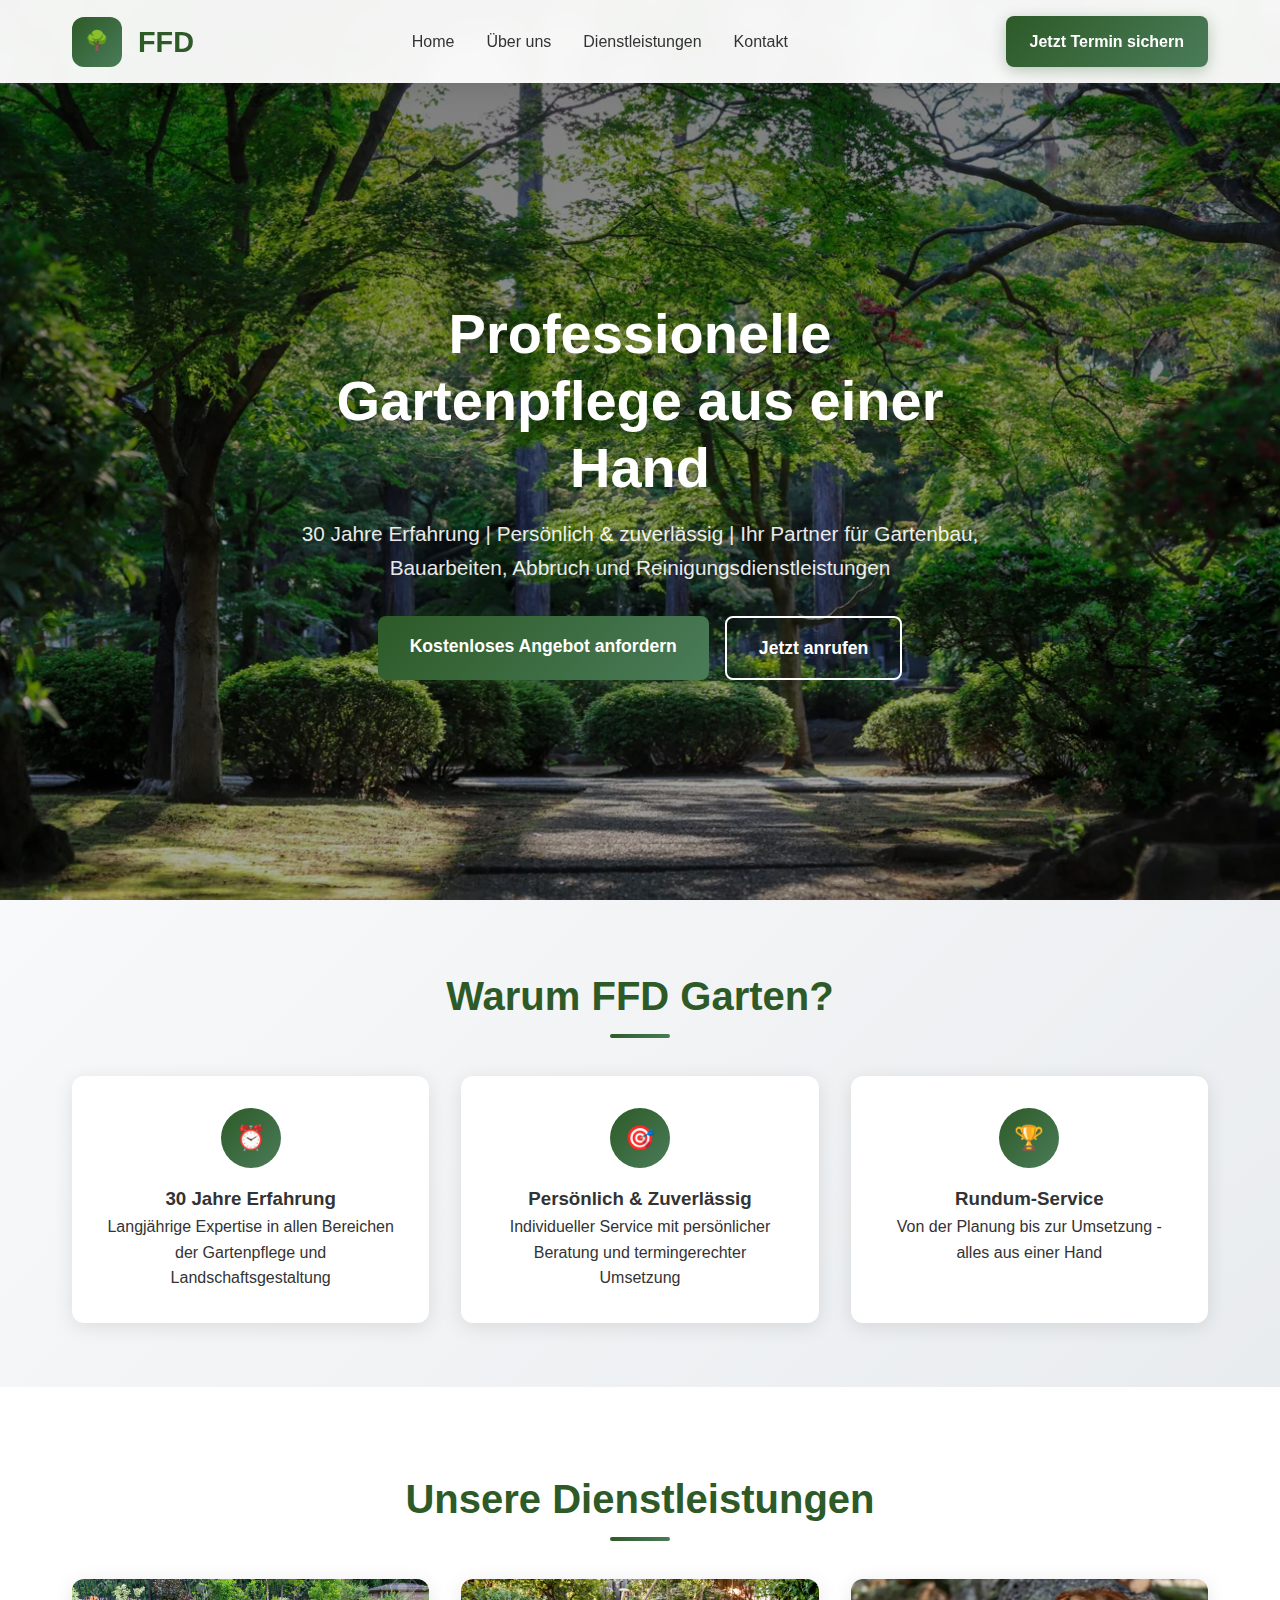
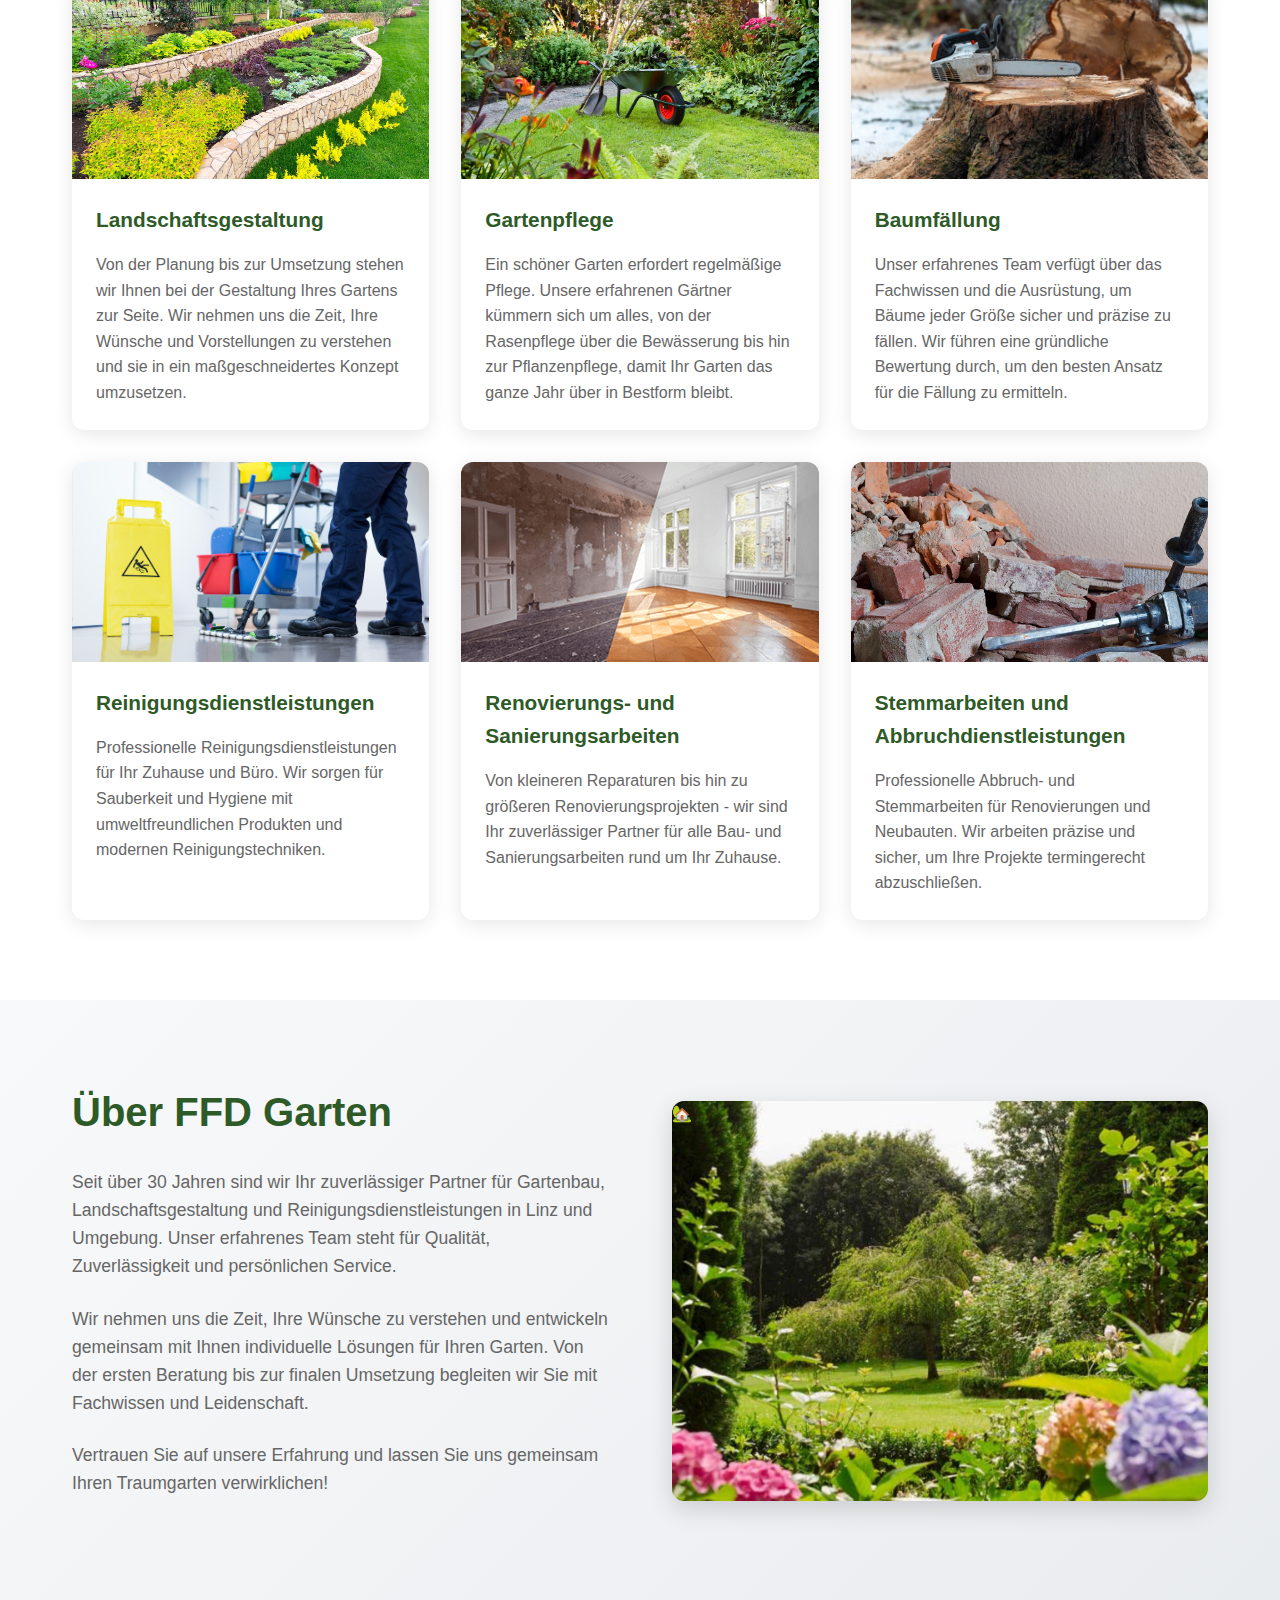
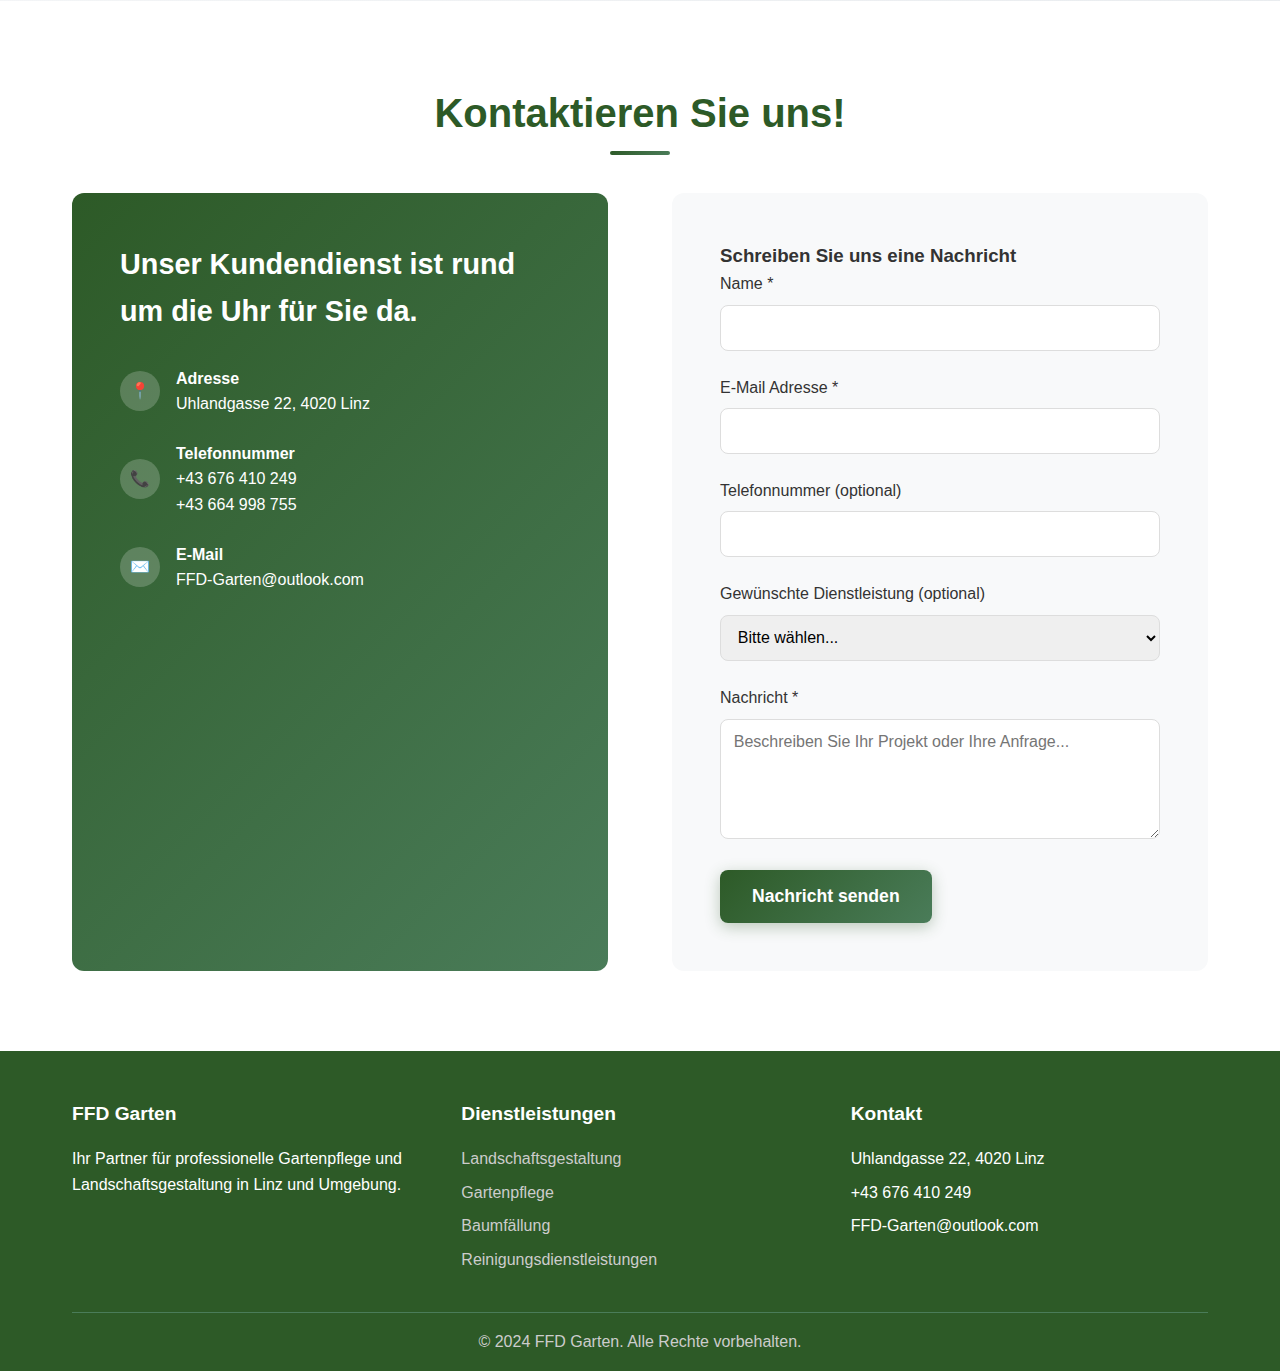
<file: ffd_garten/index.html>
<!DOCTYPE html>
<html lang="de">
<head>
  <meta charset="UTF-8">
  <meta name="viewport" content="width=device-width, initial-scale=1.0">
  <title>FFD Garten - Professionelle Gartenpflege und Gestaltung aus einer Hand</title>
  <meta name="description" content="FFD Garten - Ihr Partner für Gartenbau, Bauarbeiten, Abbruch und Reinigungsdienstleistungen. 30 Jahre Erfahrung in Linz und Umgebung.">
  <link rel="stylesheet" href="style.css">
</head>
<body>
<!-- Header -->
<header>
  <div class="header-content">
    <div class="logo">
      <div class="logo-icon">🌳</div>
      <div class="logo-text">FFD</div>
    </div>

    <!-- Desktop Navigation -->
    <nav class="desktop-nav">
      <ul>
        <li><a href="#home">Home</a></li>
        <li><a href="#about">Über uns</a></li>
        <li><a href="#services">Dienstleistungen</a></li>
        <li><a href="#contact">Kontakt</a></li>
      </ul>
    </nav>

    <!-- Desktop CTA Button -->
    <a href="#contact" class="cta-button desktop-cta">Jetzt Termin sichern</a>

    <!-- Mobile Menu Button -->
    <button class="mobile-menu-btn" onclick="toggleMobileMenu()">
      <span></span>
      <span></span>
      <span></span>
    </button>
  </div>

  <!-- Mobile Navigation -->
  <nav class="mobile-nav" id="mobileNav">
    <ul>
      <li><a href="#home" onclick="closeMobileMenu()">Home</a></li>
      <li><a href="#about" onclick="closeMobileMenu()">Über uns</a></li>
      <li><a href="#services" onclick="closeMobileMenu()">Dienstleistungen</a></li>
      <li><a href="#contact" onclick="closeMobileMenu()">Kontakt</a></li>
    </ul>
    <a href="#contact" class="cta-button mobile-cta" onclick="closeMobileMenu()">Jetzt Termin sichern</a>
  </nav>
</header>

<!-- Hero Section -->
<section id="home" class="hero">
  <div class="hero-content">
    <h1>Professionelle Gartenpflege aus einer Hand</h1>
    <p class="hero-subtitle">30 Jahre Erfahrung | Persönlich & zuverlässig | Ihr Partner für Gartenbau, Bauarbeiten, Abbruch und Reinigungsdienstleistungen</p>
    <div class="hero-buttons">
      <a href="#contact" class="btn-primary">Kostenloses Angebot anfordern</a>
      <a href="tel:+43676410249" class="btn-secondary">Jetzt anrufen</a>
    </div>
  </div>
</section>

<!-- USP Section -->
<section class="usp-section">
  <div class="container">
    <h2 class="section-title">Warum FFD Garten?</h2>
    <div class="usp-grid">
      <div class="usp-card">
        <div class="usp-icon">⏰</div>
        <h3>30 Jahre Erfahrung</h3>
        <p>Langjährige Expertise in allen Bereichen der Gartenpflege und Landschaftsgestaltung</p>
      </div>
      <div class="usp-card">
        <div class="usp-icon">🎯</div>
        <h3>Persönlich & Zuverlässig</h3>
        <p>Individueller Service mit persönlicher Beratung und termingerechter Umsetzung</p>
      </div>
      <div class="usp-card">
        <div class="usp-icon">🏆</div>
        <h3>Rundum-Service</h3>
        <p>Von der Planung bis zur Umsetzung - alles aus einer Hand</p>
      </div>
    </div>
  </div>
</section>

<!-- Services Section -->
<section id="services" class="services-section">
  <div class="container">
    <h2 class="section-title">Unsere Dienstleistungen</h2>
    <div class="services-grid">
      <div class="service-card" data-service="landschaftsgestaltung">
        <div class="service-image"></div>
        <div class="service-content">
          <h3 class="service-title">Landschaftsgestaltung</h3>
          <p class="service-description">Von der Planung bis zur Umsetzung stehen wir Ihnen bei der Gestaltung Ihres Gartens zur Seite. Wir nehmen uns die Zeit, Ihre Wünsche und Vorstellungen zu verstehen und sie in ein maßgeschneidertes Konzept umzusetzen.</p>
        </div>
      </div>
      <div class="service-card" data-service="gartenpflege">
        <div class="service-image"></div>
        <div class="service-content">
          <h3 class="service-title">Gartenpflege</h3>
          <p class="service-description">Ein schöner Garten erfordert regelmäßige Pflege. Unsere erfahrenen Gärtner kümmern sich um alles, von der Rasenpflege über die Bewässerung bis hin zur Pflanzenpflege, damit Ihr Garten das ganze Jahr über in Bestform bleibt.</p>
        </div>
      </div>
      <div class="service-card" data-service="baumfaellung">
        <div class="service-image"></div>
        <div class="service-content">
          <h3 class="service-title">Baumfällung</h3>
          <p class="service-description">Unser erfahrenes Team verfügt über das Fachwissen und die Ausrüstung, um Bäume jeder Größe sicher und präzise zu fällen. Wir führen eine gründliche Bewertung durch, um den besten Ansatz für die Fällung zu ermitteln.</p>
        </div>
      </div>
      <div class="service-card" data-service="reinigung">
        <div class="service-image"></div>
        <div class="service-content">
          <h3 class="service-title">Reinigungsdienstleistungen</h3>
          <p class="service-description">Professionelle Reinigungsdienstleistungen für Ihr Zuhause und Büro. Wir sorgen für Sauberkeit und Hygiene mit umweltfreundlichen Produkten und modernen Reinigungstechniken.</p>
        </div>
      </div>
      <div class="service-card" data-service="renovierung">
        <div class="service-image"></div>
        <div class="service-content">
          <h3 class="service-title">Renovierungs- und Sanierungsarbeiten</h3>
          <p class="service-description">Von kleineren Reparaturen bis hin zu größeren Renovierungsprojekten - wir sind Ihr zuverlässiger Partner für alle Bau- und Sanierungsarbeiten rund um Ihr Zuhause.</p>
        </div>
      </div>
      <div class="service-card" data-service="abbruch">
        <div class="service-image"></div>
        <div class="service-content">
          <h3 class="service-title">Stemmarbeiten und Abbruchdienstleistungen</h3>
          <p class="service-description">Professionelle Abbruch- und Stemmarbeiten für Renovierungen und Neubauten. Wir arbeiten präzise und sicher, um Ihre Projekte termingerecht abzuschließen.</p>
        </div>
      </div>
    </div>
  </div>
</section>

<!-- Modal for Service Details -->
<div id="serviceModal" class="modal">
  <div class="modal-content">
    <div class="modal-header">
      <h2 id="modalTitle"></h2>
      <span class="close">&times;</span>
    </div>
    <div class="modal-body">
      <p class="modal-description" id="modalDescription"></p>
      <div class="service-details" id="modalDetails"></div>
    </div>
    <div class="modal-footer">
      <a href="#contact" class="btn-primary" onclick="closeModal()">Jetzt Angebot anfordern</a>
    </div>
  </div>
</div>

<!-- About Section -->
<section id="about" class="about-section">
  <div class="container">
    <div class="about-content">
      <div class="about-text">
        <h2>Über FFD Garten</h2>
        <p>Seit über 30 Jahren sind wir Ihr zuverlässiger Partner für Gartenbau, Landschaftsgestaltung und Reinigungsdienstleistungen in Linz und Umgebung. Unser erfahrenes Team steht für Qualität, Zuverlässigkeit und persönlichen Service.</p>
        <p>Wir nehmen uns die Zeit, Ihre Wünsche zu verstehen und entwickeln gemeinsam mit Ihnen individuelle Lösungen für Ihren Garten. Von der ersten Beratung bis zur finalen Umsetzung begleiten wir Sie mit Fachwissen und Leidenschaft.</p>
        <p>Vertrauen Sie auf unsere Erfahrung und lassen Sie uns gemeinsam Ihren Traumgarten verwirklichen!</p>
      </div>
      <div class="about-image">
        🏡
      </div>
    </div>
  </div>
</section>

<!-- Contact Section -->
<section id="contact" class="contact-section">
  <div class="container">
    <h2 class="section-title">Kontaktieren Sie uns!</h2>
    <div class="contact-content">
      <div class="contact-info">
        <h3>Unser Kundendienst ist rund um die Uhr für Sie da.</h3>
        <div class="contact-item">
          <div class="contact-icon">📍</div>
          <div>
            <strong>Adresse</strong><br>
            Uhlandgasse 22, 4020 Linz
          </div>
        </div>
        <div class="contact-item">
          <div class="contact-icon">📞</div>
          <div>
            <strong>Telefonnummer</strong><br>
            +43 676 410 249<br>
            +43 664 998 755
          </div>
        </div>
        <div class="contact-item">
          <div class="contact-icon">✉️</div>
          <div>
            <strong>E-Mail</strong><br>
            FFD-Garten@outlook.com
          </div>
        </div>
      </div>
      <div class="contact-form">
        <h3>Schreiben Sie uns eine Nachricht</h3>
        <form action="https://formspree.io/f/YOUR_FORM_ID" method="POST" id="contactForm">
          <div class="form-group">
            <label for="name">Name *</label>
            <input type="text" id="name" name="name" required>
          </div>
          <div class="form-group">
            <label for="email">E-Mail Adresse *</label>
            <input type="email" id="email" name="email" required>
          </div>
          <div class="form-group">
            <label for="phone">Telefonnummer (optional)</label>
            <input type="tel" id="phone" name="phone">
          </div>
          <div class="form-group">
            <label for="service">Gewünschte Dienstleistung (optional)</label>
            <select id="service" name="service">
              <option value="">Bitte wählen...</option>
              <option value="Landschaftsgestaltung">Landschaftsgestaltung</option>
              <option value="Gartenpflege">Gartenpflege</option>
              <option value="Baumfällung">Baumfällung</option>
              <option value="Reinigung">Reinigungsdienstleistungen</option>
              <option value="Renovierung">Renovierungs- und Sanierungsarbeiten</option>
              <option value="Abbruch">Stemmarbeiten und Abbruchdienstleistungen</option>
            </select>
          </div>
          <div class="form-group">
            <label for="message">Nachricht *</label>
            <textarea id="message" name="message" placeholder="Beschreiben Sie Ihr Projekt oder Ihre Anfrage..." required></textarea>
          </div>

          <!-- Honeypot field for spam protection -->
          <input type="text" name="_gotcha" style="display:none !important">

          <!-- Formspree configuration -->
          <input type="hidden" name="_subject" value="Neue Anfrage von FFD Garten Website">
          <input type="hidden" name="_next" value="danke.html">

          <button type="submit" class="btn-primary form-submit-btn">
            <span class="btn-text">Nachricht senden</span>
            <span class="btn-loading" style="display: none;">Wird gesendet...</span>
          </button>

          <div class="form-status" id="formStatus"></div>
        </form>
      </div>
    </div>
  </div>
</section>

<!-- Footer -->
<footer>
  <div class="container">
    <div class="footer-content">
      <div class="footer-section">
        <h4>FFD Garten</h4>
        <p>Ihr Partner für professionelle Gartenpflege und Landschaftsgestaltung in Linz und Umgebung.</p>
      </div>
      <div class="footer-section">
        <h4>Dienstleistungen</h4>
        <ul>
          <li><a href="#services">Landschaftsgestaltung</a></li>
          <li><a href="#services">Gartenpflege</a></li>
          <li><a href="#services">Baumfällung</a></li>
          <li><a href="#services">Reinigungsdienstleistungen</a></li>
        </ul>
      </div>
      <div class="footer-section">
        <h4>Kontakt</h4>
        <ul>
          <li>Uhlandgasse 22, 4020 Linz</li>
          <li>+43 676 410 249</li>
          <li>FFD-Garten@outlook.com</li>
        </ul>
      </div>
    </div>
    <div class="footer-bottom">
      <p>&copy; 2024 FFD Garten. Alle Rechte vorbehalten.</p>
    </div>
  </div>
</footer>

<script src="script.js"></script>
</body>
</html>
</file>
<file: ffd_garten/style.css>
/* Smooth scroll offset for fixed header */
* {
    margin: 0;
    padding: 0;
    box-sizing: border-box;
}

/* Smooth scroll offset for fixed header */
html {
    scroll-behavior: smooth;
}

section[id] {
    scroll-margin-top: 100px;
}

body {
    font-family: 'Segoe UI', Tahoma, Geneva, Verdana, sans-serif;
    line-height: 1.6;
    color: #333;
    overflow-x: hidden;
}

/* Header */
header {
    background: rgba(255, 255, 255, 0.95);
    backdrop-filter: blur(10px);
    position: fixed;
    top: 0;
    left: 0;
    right: 0;
    z-index: 1000;
    padding: 1rem 0;
    box-shadow: 0 2px 20px rgba(0, 0, 0, 0.1);
    transition: background 0.3s ease;
}

.header-content {
    max-width: 1200px;
    margin: 0 auto;
    display: flex;
    justify-content: space-between;
    align-items: center;
    padding: 0 2rem;
}

.logo {
    display: flex;
    align-items: center;
    gap: 1rem;
}

.logo-icon {
    width: 50px;
    height: 50px;
    background: linear-gradient(135deg, #2d5a27, #4a7c59);
    border-radius: 12px;
    display: flex;
    align-items: center;
    justify-content: center;
    color: white;
    font-weight: bold;
    font-size: 1.2rem;
}

.logo-text {
    font-size: 1.8rem;
    font-weight: 700;
    color: #2d5a27;
}

/* Desktop Navigation */
.desktop-nav ul {
    list-style: none;
    display: flex;
    gap: 2rem;
}

.desktop-nav a {
    text-decoration: none;
    color: #333;
    font-weight: 500;
    position: relative;
    transition: all 0.3s ease;
}

.desktop-nav a:hover {
    color: #2d5a27;
}

.desktop-nav a::after {
    content: '';
    position: absolute;
    bottom: -5px;
    left: 0;
    width: 0;
    height: 2px;
    background: #2d5a27;
    transition: width 0.3s ease;
}

.desktop-nav a:hover::after {
    width: 100%;
}

.desktop-cta {
    background: linear-gradient(135deg, #2d5a27, #4a7c59);
    color: white;
    padding: 0.8rem 1.5rem;
    border-radius: 8px;
    text-decoration: none;
    font-weight: 600;
    transition: all 0.3s ease;
    box-shadow: 0 4px 15px rgba(45, 90, 39, 0.3);
}

.desktop-cta:hover {
    transform: translateY(-2px);
    box-shadow: 0 6px 25px rgba(45, 90, 39, 0.4);
}

/* Mobile Menu Button */
.mobile-menu-btn {
    display: none;
    flex-direction: column;
    background: none;
    border: none;
    cursor: pointer;
    padding: 0.5rem;
}

.mobile-menu-btn span {
    width: 25px;
    height: 3px;
    background: #2d5a27;
    margin: 2px 0;
    transition: 0.3s;
    border-radius: 2px;
}

.mobile-menu-btn.active span:nth-child(1) {
    transform: rotate(-45deg) translate(-5px, 6px);
}

.mobile-menu-btn.active span:nth-child(2) {
    opacity: 0;
}

.mobile-menu-btn.active span:nth-child(3) {
    transform: rotate(45deg) translate(-5px, -6px);
}

/* Mobile Navigation */
.mobile-nav {
    display: none;
    position: absolute;
    top: 100%;
    left: 0;
    right: 0;
    background: white;
    box-shadow: 0 4px 20px rgba(0, 0, 0, 0.1);
    padding: 2rem;
}

.mobile-nav ul {
    list-style: none;
    margin-bottom: 2rem;
}

.mobile-nav ul li {
    margin-bottom: 1rem;
}

.mobile-nav a {
    text-decoration: none;
    color: #333;
    font-weight: 500;
    font-size: 1.1rem;
    display: block;
    padding: 0.5rem 0;
    transition: color 0.3s ease;
}

.mobile-nav a:hover {
    color: #2d5a27;
}

.mobile-cta {
    background: linear-gradient(135deg, #2d5a27, #4a7c59);
    color: white;
    padding: 1rem 2rem;
    border-radius: 8px;
    text-decoration: none;
    font-weight: 600;
    display: block;
    text-align: center;
    transition: all 0.3s ease;
    box-shadow: 0 4px 15px rgba(45, 90, 39, 0.3);
}

.mobile-cta:hover {
    transform: translateY(-2px);
    box-shadow: 0 6px 25px rgba(45, 90, 39, 0.4);
}

/* Hero Section */
.hero {
    background: linear-gradient(rgba(0, 0, 0, 0.5), rgba(0, 0, 0, 0.3)), url('img/hero-garden.png');
    background-size: cover;
    background-position: center;
    background-attachment: fixed;
    min-height: 100vh;
    display: flex;
    align-items: center;
    justify-content: center;
    text-align: center;
    color: white;
    position: relative;
    padding-top: 80px; /* Platz für den schmaleren Header */
}

.hero-content {
    max-width: 800px;
    padding: 0 2rem;
    animation: fadeInUp 1s ease-out;
}

.hero h1 {
    font-size: 3.5rem;
    margin-bottom: 1rem;
    font-weight: 700;
    line-height: 1.2;
}

.hero-subtitle {
    font-size: 1.3rem;
    margin-bottom: 2rem;
    opacity: 0.9;
}

.hero-buttons {
    display: flex;
    gap: 1rem;
    justify-content: center;
    flex-wrap: wrap;
}

.btn-primary {
    background: linear-gradient(135deg, #2d5a27, #4a7c59);
    color: white;
    padding: 1rem 2rem;
    border: none;
    border-radius: 8px;
    font-size: 1.1rem;
    font-weight: 600;
    cursor: pointer;
    text-decoration: none;
    display: inline-block;
    transition: all 0.3s ease;
    box-shadow: 0 4px 15px rgba(45, 90, 39, 0.3);
}

.btn-primary:hover {
    transform: translateY(-2px);
    box-shadow: 0 6px 25px rgba(45, 90, 39, 0.4);
}

.btn-secondary {
    background: transparent;
    color: white;
    padding: 1rem 2rem;
    border: 2px solid white;
    border-radius: 8px;
    font-size: 1.1rem;
    font-weight: 600;
    cursor: pointer;
    text-decoration: none;
    display: inline-block;
    transition: all 0.3s ease;
}

.btn-secondary:hover {
    background: white;
    color: #2d5a27;
}

/* USP Section */
.usp-section {
    padding: 4rem 0;
    background: linear-gradient(135deg, #f8f9fa, #e9ecef);
}

.container {
    max-width: 1200px;
    margin: 0 auto;
    padding: 0 2rem;
}

.usp-grid {
    display: grid;
    grid-template-columns: repeat(auto-fit, minmax(250px, 1fr));
    gap: 2rem;
    margin-top: 2rem;
}

.usp-card {
    background: white;
    padding: 2rem;
    border-radius: 12px;
    text-align: center;
    box-shadow: 0 4px 20px rgba(0, 0, 0, 0.1);
    transition: transform 0.3s ease;
}

.usp-card:hover {
    transform: translateY(-5px);
}

.usp-icon {
    width: 60px;
    height: 60px;
    background: linear-gradient(135deg, #2d5a27, #4a7c59);
    border-radius: 50%;
    display: flex;
    align-items: center;
    justify-content: center;
    margin: 0 auto 1rem;
    color: white;
    font-size: 1.5rem;
}

/* Services Section */
.services-section {
    padding: 5rem 0;
    background: white;
}

.section-title {
    text-align: center;
    font-size: 2.5rem;
    margin-bottom: 3rem;
    color: #2d5a27;
    position: relative;
}

.section-title::after {
    content: '';
    position: absolute;
    bottom: -10px;
    left: 50%;
    transform: translateX(-50%);
    width: 60px;
    height: 4px;
    background: linear-gradient(135deg, #2d5a27, #4a7c59);
    border-radius: 2px;
}

.services-grid {
    display: grid;
    grid-template-columns: repeat(auto-fit, minmax(350px, 1fr));
    gap: 2rem;
    margin-top: 3rem;
}

.service-card {
    background: white;
    border-radius: 12px;
    overflow: hidden;
    box-shadow: 0 4px 20px rgba(0, 0, 0, 0.1);
    transition: all 0.3s ease;
    cursor: pointer;
    position: relative;
}

.service-card:hover {
    transform: translateY(-5px);
    box-shadow: 0 8px 30px rgba(0, 0, 0, 0.15);
}

.service-card::after {
    content: '→';
    position: absolute;
    top: 1rem;
    right: 1rem;
    background: linear-gradient(135deg, #2d5a27, #4a7c59);
    color: white;
    width: 30px;
    height: 30px;
    border-radius: 50%;
    display: flex;
    align-items: center;
    justify-content: center;
    font-size: 0.9rem;
    opacity: 0;
    transition: opacity 0.3s ease;
}

.service-card:hover::after {
    opacity: 1;
}

.service-image {
    height: 200px;
    background-size: cover;
    background-position: center;
    border-radius: 8px 8px 0 0;
}

/* Individual service card backgrounds */
.service-card[data-service="landschaftsgestaltung"] .service-image {
    background-image: url('img/landschaftsgestaltung.png');
}

.service-card[data-service="gartenpflege"] .service-image {
    background-image: url('img/gartenpflege.png');
}

.service-card[data-service="baumfaellung"] .service-image {
    background-image: url('img/baumfaellung.png');
}

.service-card[data-service="reinigung"] .service-image {
    background-image: url('img/reinigungsdienstleistung.png');
}

.service-card[data-service="renovierung"] .service-image {
    background-image: url('img/renovierung.png');
}

.service-card[data-service="abbruch"] .service-image {
    background-image: url('img/abbruch.png');
}

.service-content {
    padding: 1.5rem;
}

.service-title {
    font-size: 1.3rem;
    margin-bottom: 1rem;
    color: #2d5a27;
    font-weight: 600;
}

.service-description {
    color: #666;
    line-height: 1.6;
}

/* Modal Styles */
.modal {
    display: none;
    position: fixed;
    z-index: 2000;
    left: 0;
    top: 0;
    width: 100%;
    height: 100%;
    background-color: rgba(0, 0, 0, 0.8);
    backdrop-filter: blur(5px);
}

.modal-content {
    position: relative;
    background: white;
    margin: 5% auto;
    padding: 0;
    width: 90%;
    max-width: 800px;
    border-radius: 12px;
    box-shadow: 0 20px 60px rgba(0, 0, 0, 0.3);
    animation: modalSlideIn 0.3s ease-out;
    max-height: 85vh;
    overflow-y: auto;
}

.modal-header {
    background: linear-gradient(135deg, #2d5a27, #4a7c59);
    color: white;
    padding: 2rem;
    border-radius: 12px 12px 0 0;
    position: relative;
}

.modal-header h2 {
    margin: 0;
    font-size: 2rem;
}

.close {
    position: absolute;
    top: 1rem;
    right: 1.5rem;
    color: white;
    font-size: 2rem;
    font-weight: bold;
    cursor: pointer;
    transition: opacity 0.3s ease;
}

.close:hover {
    opacity: 0.7;
}

.modal-body {
    padding: 2rem;
}

.modal-description {
    font-size: 1.1rem;
    color: #666;
    margin-bottom: 2rem;
    line-height: 1.6;
}

.service-details {
    display: grid;
    grid-template-columns: repeat(auto-fit, minmax(250px, 1fr));
    gap: 1.5rem;
}

.detail-card {
    background: #f8f9fa;
    padding: 1.5rem;
    border-radius: 8px;
    border-left: 4px solid #2d5a27;
    transition: transform 0.3s ease;
}

.detail-card:hover {
    transform: translateX(5px);
}

.detail-card h4 {
    color: #2d5a27;
    margin-bottom: 0.5rem;
    font-size: 1.1rem;
}

.detail-card p {
    color: #666;
    font-size: 0.95rem;
    margin: 0;
}

.modal-footer {
    padding: 1.5rem 2rem;
    background: #f8f9fa;
    border-radius: 0 0 12px 12px;
    text-align: center;
}

@keyframes modalSlideIn {
    from {
        opacity: 0;
        transform: translateY(-50px);
    }
    to {
        opacity: 1;
        transform: translateY(0);
    }
}

/* About Section */
.about-section {
    padding: 5rem 0;
    background: linear-gradient(135deg, #f8f9fa, #e9ecef);
}

.about-content {
    display: grid;
    grid-template-columns: 1fr 1fr;
    gap: 4rem;
    align-items: center;
}

.about-text h2 {
    font-size: 2.5rem;
    margin-bottom: 1.5rem;
    color: #2d5a27;
}

.about-text p {
    color: #666;
    margin-bottom: 1.5rem;
    font-size: 1.1rem;
}

.about-image {
    height: 400px;
    background: url('img/about-garden.png') center/cover;
    border-radius: 12px;
    box-shadow: 0 8px 25px rgba(0, 0, 0, 0.15);
    transition: transform 0.3s ease;
}

.about-image:hover {
    transform: scale(1.02);
}

/* Contact Section */
.contact-section {
    padding: 5rem 0;
    background: white;
}

.contact-content {
    display: grid;
    grid-template-columns: 1fr 1fr;
    gap: 4rem;
}

.contact-info {
    background: linear-gradient(135deg, #2d5a27, #4a7c59);
    color: white;
    padding: 3rem;
    border-radius: 12px;
}

.contact-info h3 {
    font-size: 1.8rem;
    margin-bottom: 2rem;
}

.contact-item {
    display: flex;
    align-items: center;
    gap: 1rem;
    margin-bottom: 1.5rem;
}

.contact-icon {
    width: 40px;
    height: 40px;
    background: rgba(255, 255, 255, 0.2);
    border-radius: 50%;
    display: flex;
    align-items: center;
    justify-content: center;
}

.contact-form {
    background: #f8f9fa;
    padding: 3rem;
    border-radius: 12px;
}

.form-group {
    margin-bottom: 1.5rem;
}

.form-group label {
    display: block;
    margin-bottom: 0.5rem;
    color: #333;
    font-weight: 500;
}

.form-group input,
.form-group textarea,
.form-group select {
    width: 100%;
    padding: 0.8rem;
    border: 1px solid #ddd;
    border-radius: 8px;
    font-size: 1rem;
    transition: border-color 0.3s ease;
    font-family: inherit;
}

.form-group input:focus,
.form-group textarea:focus,
.form-group select:focus {
    outline: none;
    border-color: #2d5a27;
    box-shadow: 0 0 0 2px rgba(45, 90, 39, 0.1);
}

.form-group select {
    cursor: pointer;
}

.form-group textarea {
    height: 120px;
    resize: vertical;
}

.form-submit-btn {
    position: relative;
    overflow: hidden;
}

.btn-loading {
    position: absolute;
    top: 50%;
    left: 50%;
    transform: translate(-50%, -50%);
}

.form-status {
    margin-top: 1rem;
    padding: 0.8rem;
    border-radius: 6px;
    font-weight: 500;
    display: none;
}

.form-status.success {
    background-color: #d4edda;
    color: #155724;
    border: 1px solid #c3e6cb;
    display: block;
}

.form-status.error {
    background-color: #f8d7da;
    color: #721c24;
    border: 1px solid #f5c6cb;
    display: block;
}

/* Footer */
footer {
    background: #2d5a27;
    color: white;
    padding: 3rem 0 1rem;
}

.footer-content {
    display: grid;
    grid-template-columns: repeat(auto-fit, minmax(250px, 1fr));
    gap: 2rem;
    margin-bottom: 2rem;
}

.footer-section h4 {
    margin-bottom: 1rem;
    font-size: 1.2rem;
}

.footer-section ul {
    list-style: none;
}

.footer-section ul li {
    margin-bottom: 0.5rem;
}

.footer-section ul li a {
    color: #ccc;
    text-decoration: none;
    transition: color 0.3s ease;
}

.footer-section ul li a:hover {
    color: white;
}

.footer-bottom {
    border-top: 1px solid #4a7c59;
    padding-top: 1rem;
    text-align: center;
    color: #ccc;
}

/* Animations */
@keyframes fadeInUp {
    from {
        opacity: 0;
        transform: translateY(30px);
    }
    to {
        opacity: 1;
        transform: translateY(0);
    }
}

/* Responsive Design */
@media (max-width: 768px) {
    .header-content {
        padding: 0 1rem;
    }

    /* Hide desktop navigation and show mobile menu button */
    .desktop-nav,
    .desktop-cta {
        display: none;
    }

    .mobile-menu-btn {
        display: flex;
    }

    /* Show mobile nav when active */
    .mobile-nav.active {
        display: block;
    }

    .logo-icon {
        width: 40px;
        height: 40px;
        font-size: 1rem;
    }

    .logo-text {
        font-size: 1.5rem;
    }

    .hero {
        padding-top: 80px;
        min-height: 90vh;
    }

    .hero h1 {
        font-size: 2rem;
        line-height: 1.3;
        margin-bottom: 1rem;
    }

    .hero-subtitle {
        font-size: 1rem;
        margin-bottom: 2rem;
        line-height: 1.5;
    }

    .hero-buttons {
        flex-direction: column;
        align-items: center;
        gap: 1rem;
    }

    .btn-primary,
    .btn-secondary {
        width: 100%;
        max-width: 280px;
        padding: 1rem;
        font-size: 1rem;
    }

    .container {
        padding: 0 1rem;
    }

    .section-title {
        font-size: 2rem;
        margin-bottom: 2rem;
    }

    .usp-section {
        padding: 3rem 0;
    }

    .usp-grid {
        grid-template-columns: 1fr;
        gap: 1.5rem;
        margin-top: 1.5rem;
    }

    .usp-card {
        padding: 1.5rem;
    }

    .services-section {
        padding: 3rem 0;
    }

    .services-grid {
        grid-template-columns: 1fr;
        gap: 1.5rem;
        margin-top: 2rem;
    }

    .service-card {
        margin: 0 auto;
        max-width: 100%;
    }

    .service-content {
        padding: 1.5rem;
    }

    .service-title {
        font-size: 1.2rem;
    }

    .service-description {
        font-size: 0.95rem;
    }

    .about-section {
        padding: 3rem 0;
    }

    .about-content {
        grid-template-columns: 1fr;
        gap: 2rem;
    }

    .about-text h2 {
        font-size: 2rem;
        text-align: center;
    }

    .about-text p {
        font-size: 1rem;
        text-align: center;
    }

    .about-image {
        height: 250px;
        order: -1;
    }

    .contact-section {
        padding: 3rem 0;
    }

    .contact-content {
        grid-template-columns: 1fr;
        gap: 2rem;
    }

    .contact-info,
    .contact-form {
        padding: 2rem;
    }

    .contact-info h3 {
        font-size: 1.5rem;
        text-align: center;
        margin-bottom: 1.5rem;
    }

    .contact-item {
        justify-content: center;
        text-align: center;
        margin-bottom: 1.5rem;
    }

    .footer-content {
        grid-template-columns: 1fr;
        gap: 2rem;
        text-align: center;
    }

    /* Modal improvements for mobile */
    .modal-content {
        width: 95%;
        margin: 5% auto;
        max-height: 90vh;
    }

    .modal-header {
        padding: 1.5rem;
    }

    .modal-header h2 {
        font-size: 1.5rem;
    }

    .modal-body {
        padding: 1.5rem;
    }

    .modal-description {
        font-size: 1rem;
    }

    .service-details {
        grid-template-columns: 1fr;
        gap: 1rem;
    }

    .detail-card {
        padding: 1rem;
    }

    .modal-footer {
        padding: 1rem 1.5rem;
    }

    /* Fix header spacing on mobile */
    header {
        padding: 0.5rem 0;
    }
}

/* Extra small devices */
@media (max-width: 480px) {
    .hero h1 {
        font-size: 1.8rem;
    }

    .hero-subtitle {
        font-size: 0.9rem;
    }

    .section-title {
        font-size: 1.8rem;
    }

    .about-text h2 {
        font-size: 1.8rem;
    }
}
</file>
